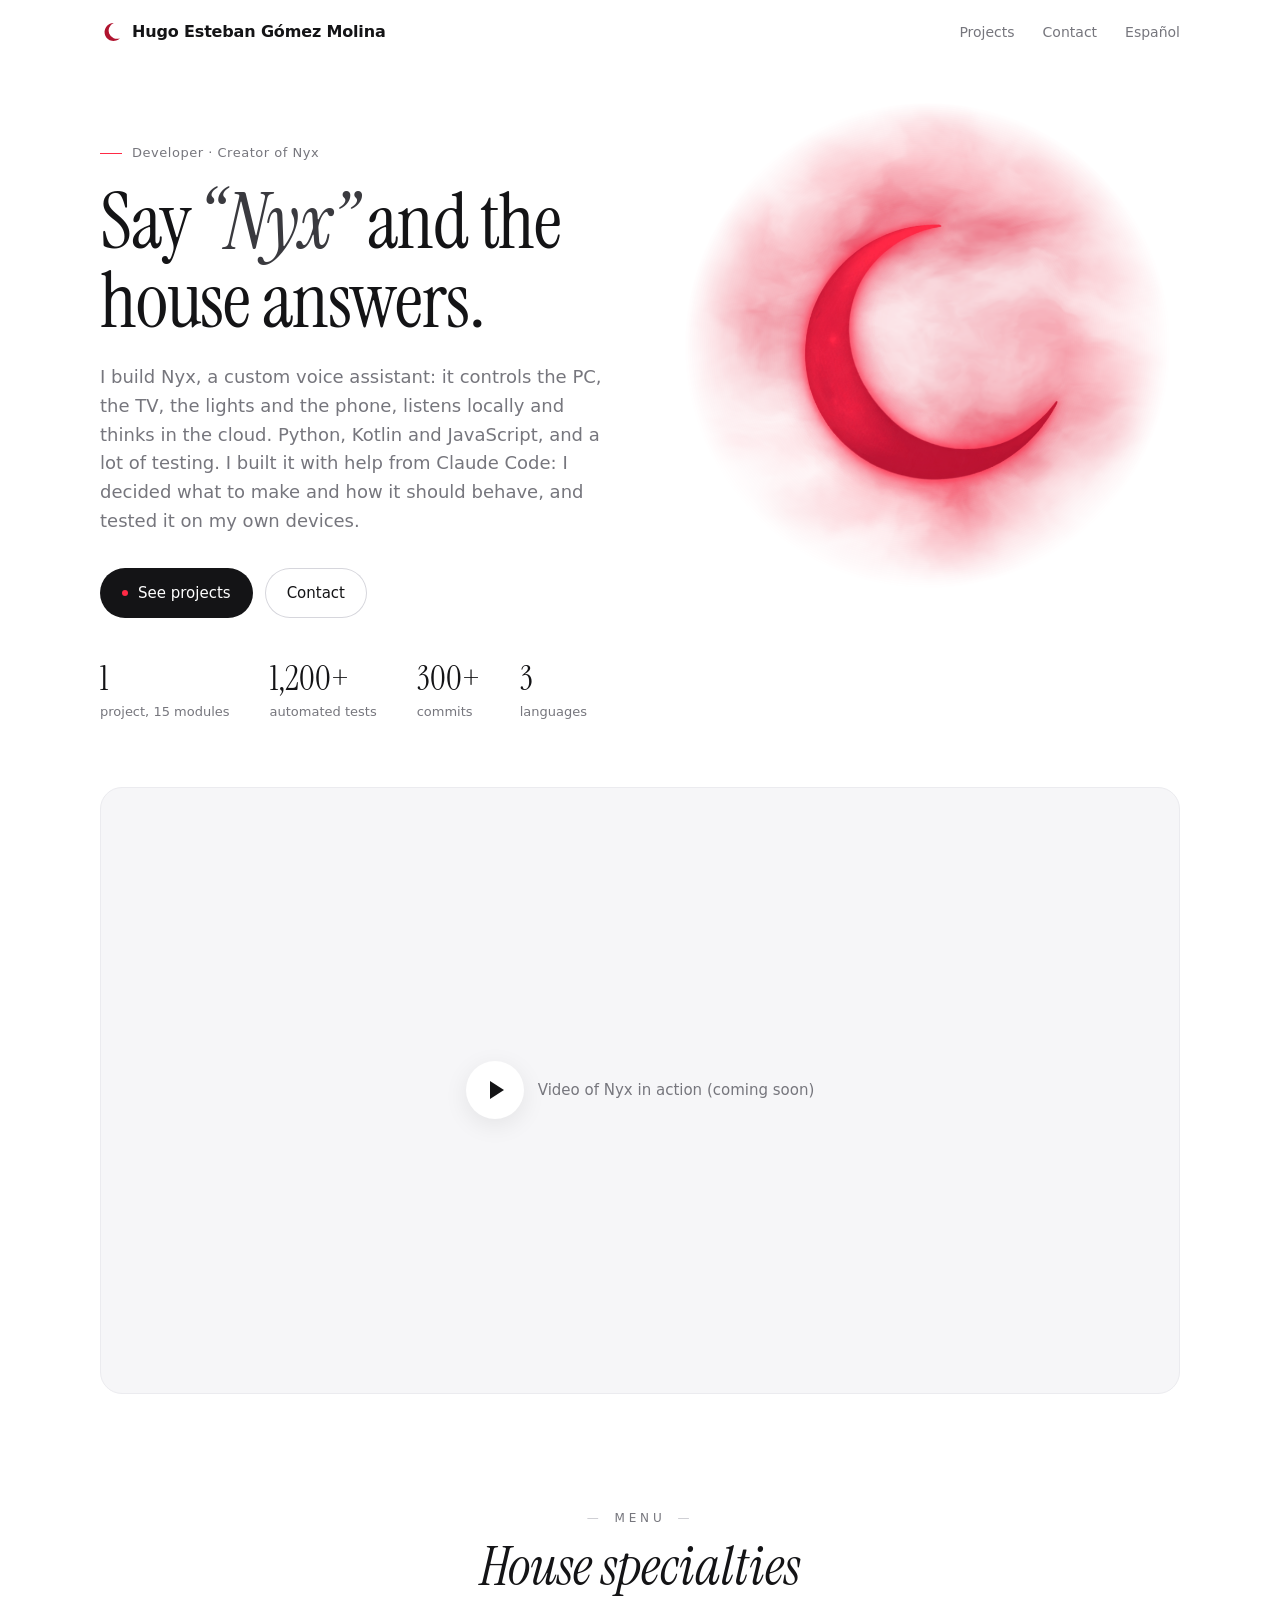
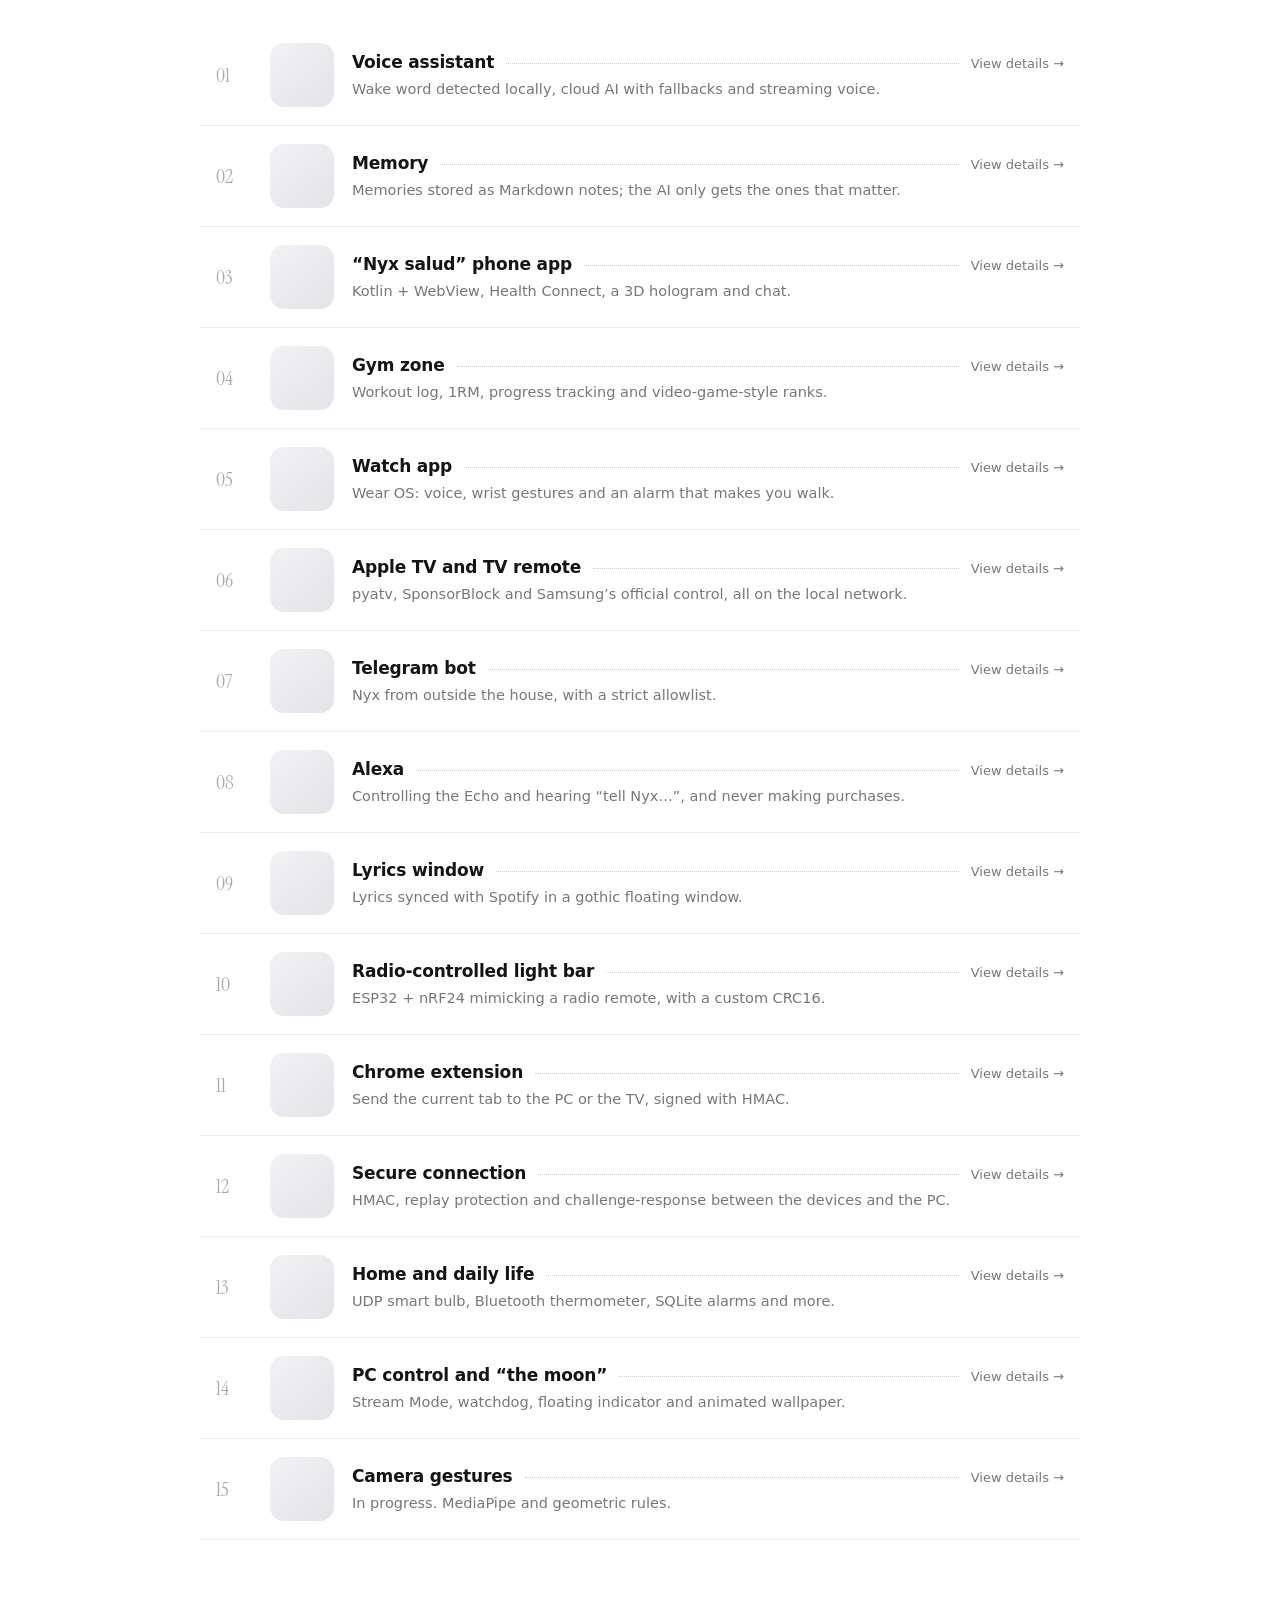
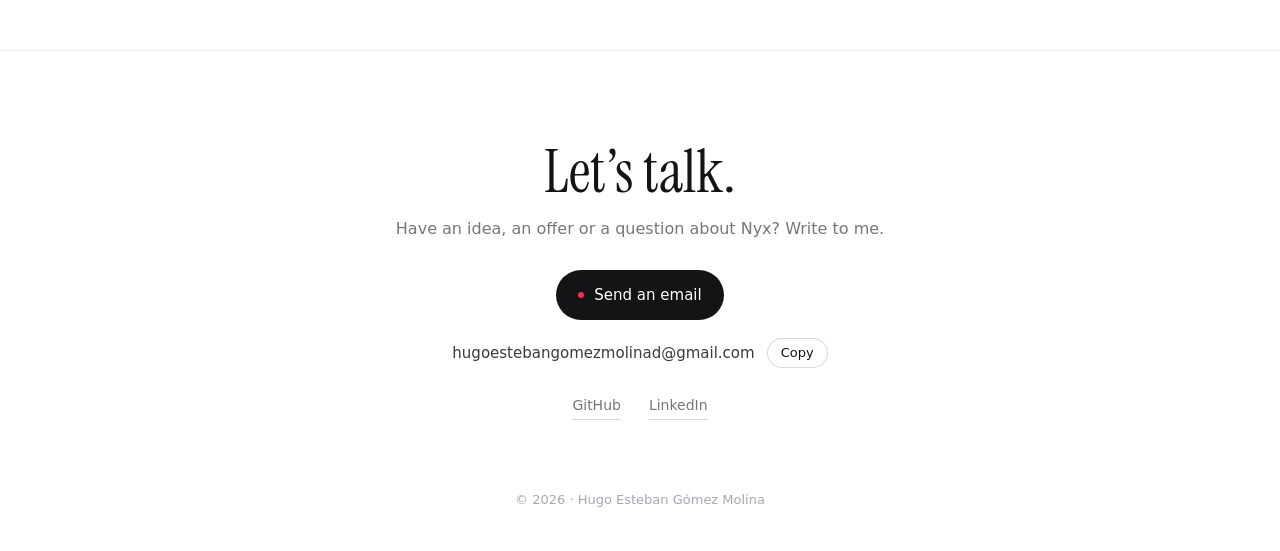
<file: index.html>
<!doctype html>
<html lang="es">
<head>
<meta charset="utf-8">
<meta name="viewport" content="width=device-width, initial-scale=1">
<title data-i18n="titulo">Hugo Esteban Gómez Molina · Programador</title>
<meta name="description" data-i18n-meta="meta" content="Portafolio de Hugo Esteban Gómez Molina, programador y creador de Nyx, un asistente de voz hecho a medida.">
<link rel="icon" href="assets/luna.svg" type="image/svg+xml">
<link rel="preconnect" href="https://fonts.googleapis.com"><link rel="preconnect" href="https://fonts.gstatic.com" crossorigin>
<link href="https://fonts.googleapis.com/css2?family=Instrument+Serif:ital@0;1&display=swap" rel="stylesheet">
<link rel="stylesheet" href="assets/estilos.css">
</head>
<body>
<header class="cabecera"><nav class="wrap">
  <a class="logo" href="./"><svg viewBox="0 0 64 64" aria-hidden="true"><path d="M40 6a26 26 0 1 0 18 44A22 22 0 0 1 40 6z" fill="currentColor"/></svg>Hugo Esteban Gómez Molina</a>
  <ul>
    <li><a href="#proyectos" data-i18n="nav.proyectos">Proyectos</a></li>
    <li><a href="#contacto" data-i18n="nav.contacto">Contacto</a></li>
    <li><button class="idioma" type="button" data-idioma="en" lang="en">English</button></li>
  </ul>
</nav></header>

<main class="wrap">
  <section class="portada">
    <div>
      <span class="eti" data-i18n="eti">Programador · Creador de Nyx</span>
      <h1 class="serif" data-i18n-html="h1">Le dices <em>«Nyx»</em> y la casa responde.</h1>
      <p class="intro"><span data-i18n="intro">Construyo Nyx, un asistente de voz hecho a medida: controla el PC, la tele, la luz y el móvil, escucha en local y piensa en la nube. Python, Kotlin y JavaScript, y mucha prueba.</span> <span data-i18n="claude">Lo he construido con ayuda de Claude Code: yo decidía qué hacer y cómo debía comportarse, y lo probaba en mis aparatos.</span></p>
      <div class="acciones"><a class="btn" href="#proyectos"><span class="punto"></span><span data-i18n="btn.proyectos">Ver proyectos</span></a><a class="btn sec" href="#contacto" data-i18n="btn.contacto">Contacto</a></div>
      <div class="cifras">
        <div><b>1</b><span data-i18n="cifra.proyecto">proyecto, 15 módulos</span></div>
        <div><b data-i18n="cifra.n.pruebas">1.200+</b><span data-i18n="cifra.pruebas">pruebas automáticas</span></div>
        <div><b>300+</b><span data-i18n="cifra.commits">commits</span></div>
        <div><b>3</b><span data-i18n="cifra.lenguajes">lenguajes</span></div>
      </div>
    </div>

    <!-- Luna (PNG generado con NovelAI y retocado) con el efecto del fondo animado de Nyx: niebla que respira + luna + brillo que late.
         Para cambiar la luna, sustituye solo assets/luna/luna.png (el brillo se hace desde ella). -->
    <div class="escena" aria-hidden="true">
      <div class="niebla"></div>
      <img class="luna-img" src="assets/luna/luna.png" alt="" width="330" height="440" decoding="async">
      <img class="brillo-img" src="assets/luna/luna.png" alt="" width="330" height="440" decoding="async">
    </div>
  </section>

  <!-- Vídeo de Nyx: cuando lo tengas, cambia el <div class="play"> por:
       <video src="assets/nyx.mp4" poster="assets/nyx.jpg" controls playsinline preload="none"></video> -->
  <div class="bloque-video"><div class="video"><div class="play"><i></i><span data-i18n="video">Vídeo de Nyx funcionando (próximamente)</span></div></div></div>

  <section class="carta" id="proyectos">
    <div class="carta-cabecera"><span class="eti" data-i18n="carta.eti">Menú</span><h2 class="serif" data-i18n="carta.titulo">Proyectos de la casa</h2></div>
    <!-- De momento solo 01 enlaza a una ficha de ejemplo. -->
    <a class="plato" href="proyectos/nyx.html"><span class="num">01</span><div class="img"></div><div><div class="linea1"><h3 data-i18n="p1.n">Asistente de voz</h3><span class="puntos"></span><span class="ver" data-i18n="ver">Ver ficha</span></div><p data-i18n="p1.d">Palabra de activación en local, IA en la nube con respaldos y voz por streaming.</p></div></a>
    <a class="plato" href="#"><span class="num">02</span><div class="img"></div><div><div class="linea1"><h3 data-i18n="p2.n">Memoria</h3><span class="puntos"></span><span class="ver" data-i18n="ver">Ver ficha</span></div><p data-i18n="p2.d">Recuerdos en notas Markdown; a la IA solo le llegan los que importan.</p></div></a>
    <a class="plato" href="#"><span class="num">03</span><div class="img"></div><div><div class="linea1"><h3 data-i18n="p3.n">App del móvil «Nyx salud»</h3><span class="puntos"></span><span class="ver" data-i18n="ver">Ver ficha</span></div><p data-i18n="p3.d">Kotlin + WebView, Health Connect, holograma 3D y chat.</p></div></a>
    <a class="plato" href="#"><span class="num">04</span><div class="img"></div><div><div class="linea1"><h3 data-i18n="p4.n">Zona del gym</h3><span class="puntos"></span><span class="ver" data-i18n="ver">Ver ficha</span></div><p data-i18n="p4.d">Registro de entrenos, 1RM, progreso y rangos tipo videojuego.</p></div></a>
    <a class="plato" href="#"><span class="num">05</span><div class="img"></div><div><div class="linea1"><h3 data-i18n="p5.n">App del reloj</h3><span class="puntos"></span><span class="ver" data-i18n="ver">Ver ficha</span></div><p data-i18n="p5.d">Wear OS: voz, gestos de muñeca y un despertador que exige andar.</p></div></a>
    <a class="plato" href="#"><span class="num">06</span><div class="img"></div><div><div class="linea1"><h3 data-i18n="p6.n">Mando del Apple TV y la tele</h3><span class="puntos"></span><span class="ver" data-i18n="ver">Ver ficha</span></div><p data-i18n="p6.d">pyatv, SponsorBlock y el control oficial de Samsung, en red local.</p></div></a>
    <a class="plato" href="#"><span class="num">07</span><div class="img"></div><div><div class="linea1"><h3 data-i18n="p7.n">Bot de Telegram</h3><span class="puntos"></span><span class="ver" data-i18n="ver">Ver ficha</span></div><p data-i18n="p7.d">Nyx desde fuera de casa, con lista blanca estricta.</p></div></a>
    <a class="plato" href="#"><span class="num">08</span><div class="img"></div><div><div class="linea1"><h3 data-i18n="p8.n">Alexa</h3><span class="puntos"></span><span class="ver" data-i18n="ver">Ver ficha</span></div><p data-i18n="p8.d">Controlar el Echo y escuchar «dile a Nyx…», sin compras nunca.</p></div></a>
    <a class="plato" href="#"><span class="num">09</span><div class="img"></div><div><div class="linea1"><h3 data-i18n="p9.n">Ventana de letras</h3><span class="puntos"></span><span class="ver" data-i18n="ver">Ver ficha</span></div><p data-i18n="p9.d">Letras sincronizadas con Spotify en una ventana gótica.</p></div></a>
    <a class="plato" href="#"><span class="num">10</span><div class="img"></div><div><div class="linea1"><h3 data-i18n="p10.n">Barra de luz por radio</h3><span class="puntos"></span><span class="ver" data-i18n="ver">Ver ficha</span></div><p data-i18n="p10.d">ESP32 + nRF24 imitando un mando de radio, con CRC16 propio.</p></div></a>
    <a class="plato" href="#"><span class="num">11</span><div class="img"></div><div><div class="linea1"><h3 data-i18n="p11.n">Extensión de Chrome</h3><span class="puntos"></span><span class="ver" data-i18n="ver">Ver ficha</span></div><p data-i18n="p11.d">Mandar la pestaña al PC o a la tele, con firma HMAC.</p></div></a>
    <a class="plato" href="#"><span class="num">12</span><div class="img"></div><div><div class="linea1"><h3 data-i18n="p12.n">Conexión segura</h3><span class="puntos"></span><span class="ver" data-i18n="ver">Ver ficha</span></div><p data-i18n="p12.d">HMAC, antirrepetición y reto-respuesta entre los aparatos y el PC.</p></div></a>
    <a class="plato" href="#"><span class="num">13</span><div class="img"></div><div><div class="linea1"><h3 data-i18n="p13.n">Casa y día a día</h3><span class="puntos"></span><span class="ver" data-i18n="ver">Ver ficha</span></div><p data-i18n="p13.d">Bombilla por UDP, termómetro Bluetooth, alarmas en SQLite y más.</p></div></a>
    <a class="plato" href="#"><span class="num">14</span><div class="img"></div><div><div class="linea1"><h3 data-i18n="p14.n">Control del PC y «la luna»</h3><span class="puntos"></span><span class="ver" data-i18n="ver">Ver ficha</span></div><p data-i18n="p14.d">Modo Stream, vigilante, indicador flotante y fondo animado.</p></div></a>
    <a class="plato" href="#"><span class="num">15</span><div class="img"></div><div><div class="linea1"><h3 data-i18n="p15.n">Gestos con la cámara</h3><span class="puntos"></span><span class="ver" data-i18n="ver">Ver ficha</span></div><p data-i18n="p15.d">En desarrollo. MediaPipe y reglas geométricas.</p></div></a>
  </section>
</main>

<section class="contacto" id="contacto"><div class="wrap">
  <h2 class="serif" data-i18n="contacto.titulo">Hablemos.</h2>
  <p data-i18n="contacto.texto">¿Tienes una idea, una oferta o una pregunta sobre Nyx? Escríbeme.</p>
  <a class="btn" href="mailto:hugoestebangomezmolinad@gmail.com"><span class="punto"></span><span data-i18n="contacto.btn">Enviar un correo</span></a>
  <!-- El correo también escrito y con botón de copiar, por si el ordenador no tiene aplicación de correo -->
  <div class="correo"><span class="correo-dir">hugoestebangomezmolinad@gmail.com</span><span class="copiar-caja"><button class="copiar" type="button" data-i18n="contacto.copiar">Copiar</button><span class="copiado" role="status" aria-live="polite"></span></span></div>
  <div class="redes"><a href="#">GitHub</a><a href="#">LinkedIn</a></div>
</div></section>
<footer class="pie" data-i18n="pie">© 2026 · Hugo Esteban Gómez Molina</footer>
<script src="assets/idioma.js"></script>
<script>
// Niebla de la luna: Vanta.js FOG (MIT, assets/lib/LICENSE-vanta.txt) sobre three.js (MIT, assets/lib/LICENSE-three.txt),
// igual que en el fondo animado de Nyx. Se carga después de la página para no retrasarla. Si el sistema pide
// "reducir movimiento", la niebla se dibuja igual pero quieta (velocidad 0) y el CSS para el latido.
"use strict";
addEventListener("load", () => {
  const escena = document.querySelector(".escena");
  if (!escena) return;
  const quieto = matchMedia("(prefers-reduced-motion: reduce)").matches;
  const cargar = src => new Promise((ok, mal) => {
    const s = document.createElement("script"); s.src = src; s.onload = ok; s.onerror = mal; document.head.appendChild(s);
  });
  cargar("assets/lib/three.min.js").then(() => cargar("assets/lib/vanta.fog.min.js")).then(() => {
    // Colores: los rojos de la página (#FF2A45 y #B0142F) sobre blanco
    VANTA.FOG({ el: ".niebla", THREE, mouseControls: false, touchControls: false, gyroControls: false, scale: .5, scaleMobile: .5,
      highlightColor: 0xd8203c, midtoneColor: 0xff5a6e, lowlightColor: 0xffc4cc, baseColor: 0xffffff, blurFactor: .5, speed: quieto ? 0 : 1.1, zoom: 1.4 });
  }).catch(() => { /* sin WebGL: se queda solo el latido */ });
  // Si la página no se ve, todo quieto
  document.addEventListener("visibilitychange", () => escena.classList.toggle("parado", document.hidden));
});

// Copiar el correo: portapapeles moderno y, si no está disponible, el método antiguo. Aviso "Copiado" en el idioma actual.
(() => {
  const boton = document.querySelector(".copiar");
  if (!boton) return;
  const dir = document.querySelector(".correo-dir");
  const aviso = document.querySelector(".copiado");
  const es = () => document.documentElement.lang === "es";
  const antiguo = texto => {
    const t = document.createElement("textarea");
    t.value = texto; t.setAttribute("readonly", ""); t.style.position = "fixed"; t.style.opacity = "0";
    document.body.appendChild(t); t.select();
    let ok = false; try { ok = document.execCommand("copy"); } catch (e) { /* nada */ }
    t.remove(); return ok;
  };
  let reloj;
  boton.addEventListener("click", async () => {
    const texto = dir.textContent.trim();
    let ok = false;
    try { await navigator.clipboard.writeText(texto); ok = true; } catch (e) { ok = antiguo(texto); }
    if (!ok) getSelection().selectAllChildren(dir);   // si no se pudo, queda seleccionado para Ctrl+C
    aviso.textContent = ok ? (es() ? "Copiado" : "Copied") : (es() ? "Pulsa Ctrl+C" : "Press Ctrl+C");
    aviso.classList.add("visto");
    clearTimeout(reloj);
    reloj = setTimeout(() => aviso.classList.remove("visto"), 2200);
  });
})();
</script>
</body>
</html>
</file>
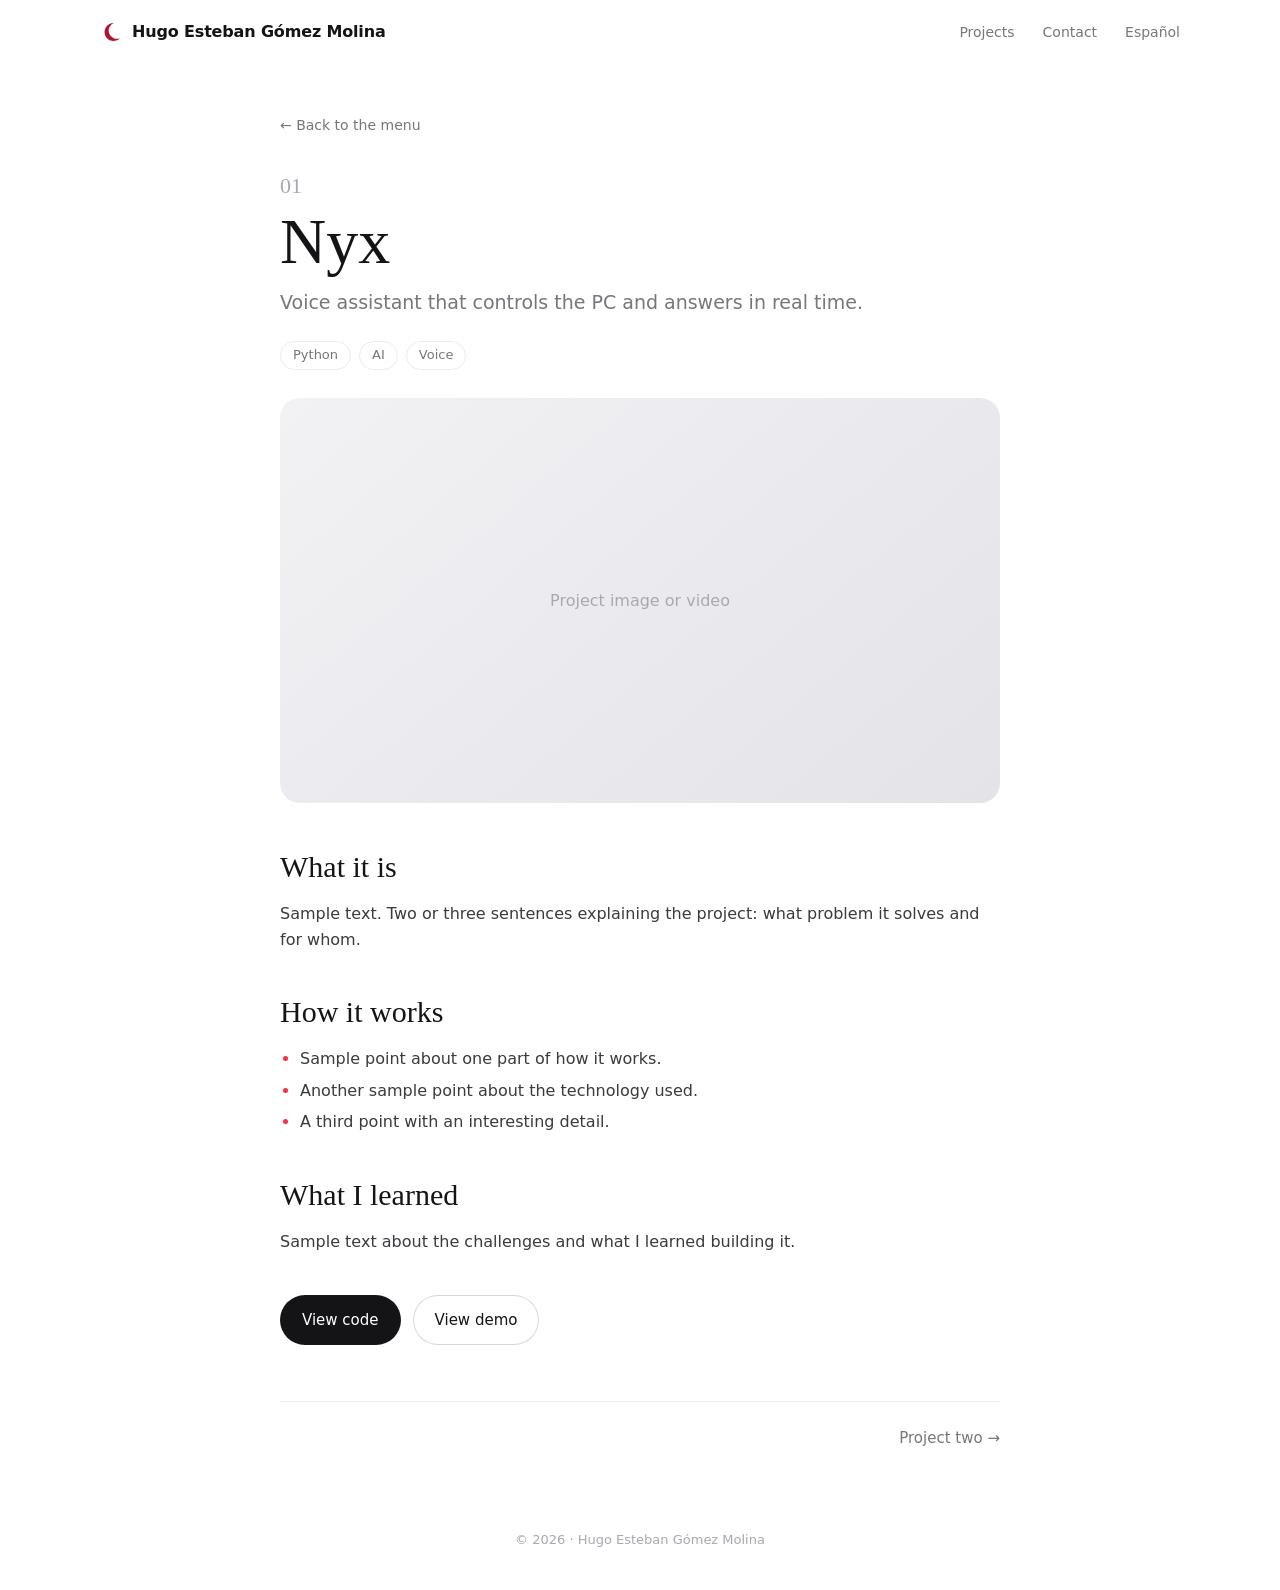
<file: proyectos/nyx.html>
<!doctype html>
<html lang="es">
<head>
<meta charset="utf-8">
<meta name="viewport" content="width=device-width, initial-scale=1">
<title data-i18n="f.t.nyx">Nyx · Hugo Esteban Gómez Molina</title>
<meta name="description" data-i18n-meta="f.nyx.resumen" content="Asistente de voz que controla el PC y responde en tiempo real.">
<link rel="icon" href="../assets/luna.svg" type="image/svg+xml">
<link rel="stylesheet" href="../assets/estilos.css">
</head>
<body>
<header class="cabecera"><nav class="wrap">
  <a class="logo" href="../"><svg viewBox="0 0 64 64" aria-hidden="true"><path d="M40 6a26 26 0 1 0 18 44A22 22 0 0 1 40 6z" fill="currentColor"/></svg>Hugo Esteban Gómez Molina</a>
  <ul>
    <li><a href="../#proyectos" data-i18n="nav.proyectos">Proyectos</a></li>
    <li><a href="../#contacto" data-i18n="nav.contacto">Contacto</a></li>
    <li><button class="idioma" type="button" data-idioma="en" lang="en">English</button></li>
  </ul>
</nav></header>

<!-- TEXTO DE EJEMPLO: se sustituirá por la ficha real. -->
<main class="ficha">
  <a class="volver" href="../#proyectos" data-i18n="f.volver">← Volver al menú</a>
  <span class="num">01</span>
  <h1 class="serif">Nyx</h1>
  <p class="resumen" data-i18n="f.nyx.resumen">Asistente de voz que controla el PC y responde en tiempo real.</p>
  <div class="etiquetas"><span>Python</span><span data-i18n="f.tag.ia">IA</span><span data-i18n="f.tag.voz">Voz</span></div>
  <div class="portada-img" data-i18n="f.img">Imagen o vídeo del proyecto</div>

  <h2 class="serif" data-i18n="f.que">Qué es</h2>
  <p data-i18n="f.que.t">Texto de ejemplo. Dos o tres frases explicando el proyecto: qué problema resuelve y para quién.</p>

  <h2 class="serif" data-i18n="f.como">Cómo funciona</h2>
  <ul>
    <li data-i18n="f.como.1">Punto de ejemplo sobre una parte del funcionamiento.</li>
    <li data-i18n="f.como.2">Otro punto de ejemplo sobre la tecnología usada.</li>
    <li data-i18n="f.como.3">Un tercer punto con algún detalle interesante.</li>
  </ul>

  <h2 class="serif" data-i18n="f.aprendi">Lo que aprendí</h2>
  <p data-i18n="f.aprendi.t">Texto de ejemplo sobre los retos y lo aprendido construyéndolo.</p>

  <div class="acciones"><a class="btn" href="#" data-i18n="f.codigo">Ver código</a><a class="btn sec" href="#" data-i18n="f.demo">Ver demo</a></div>

  <nav class="siguiente"><span></span><a href="proyecto-dos.html" data-i18n="f.sig.dos">Proyecto dos →</a></nav>
</main>
<footer class="pie" data-i18n="pie">© 2026 · Hugo Esteban Gómez Molina</footer>
<script src="../assets/idioma.js"></script>
</body>
</html>
</file>
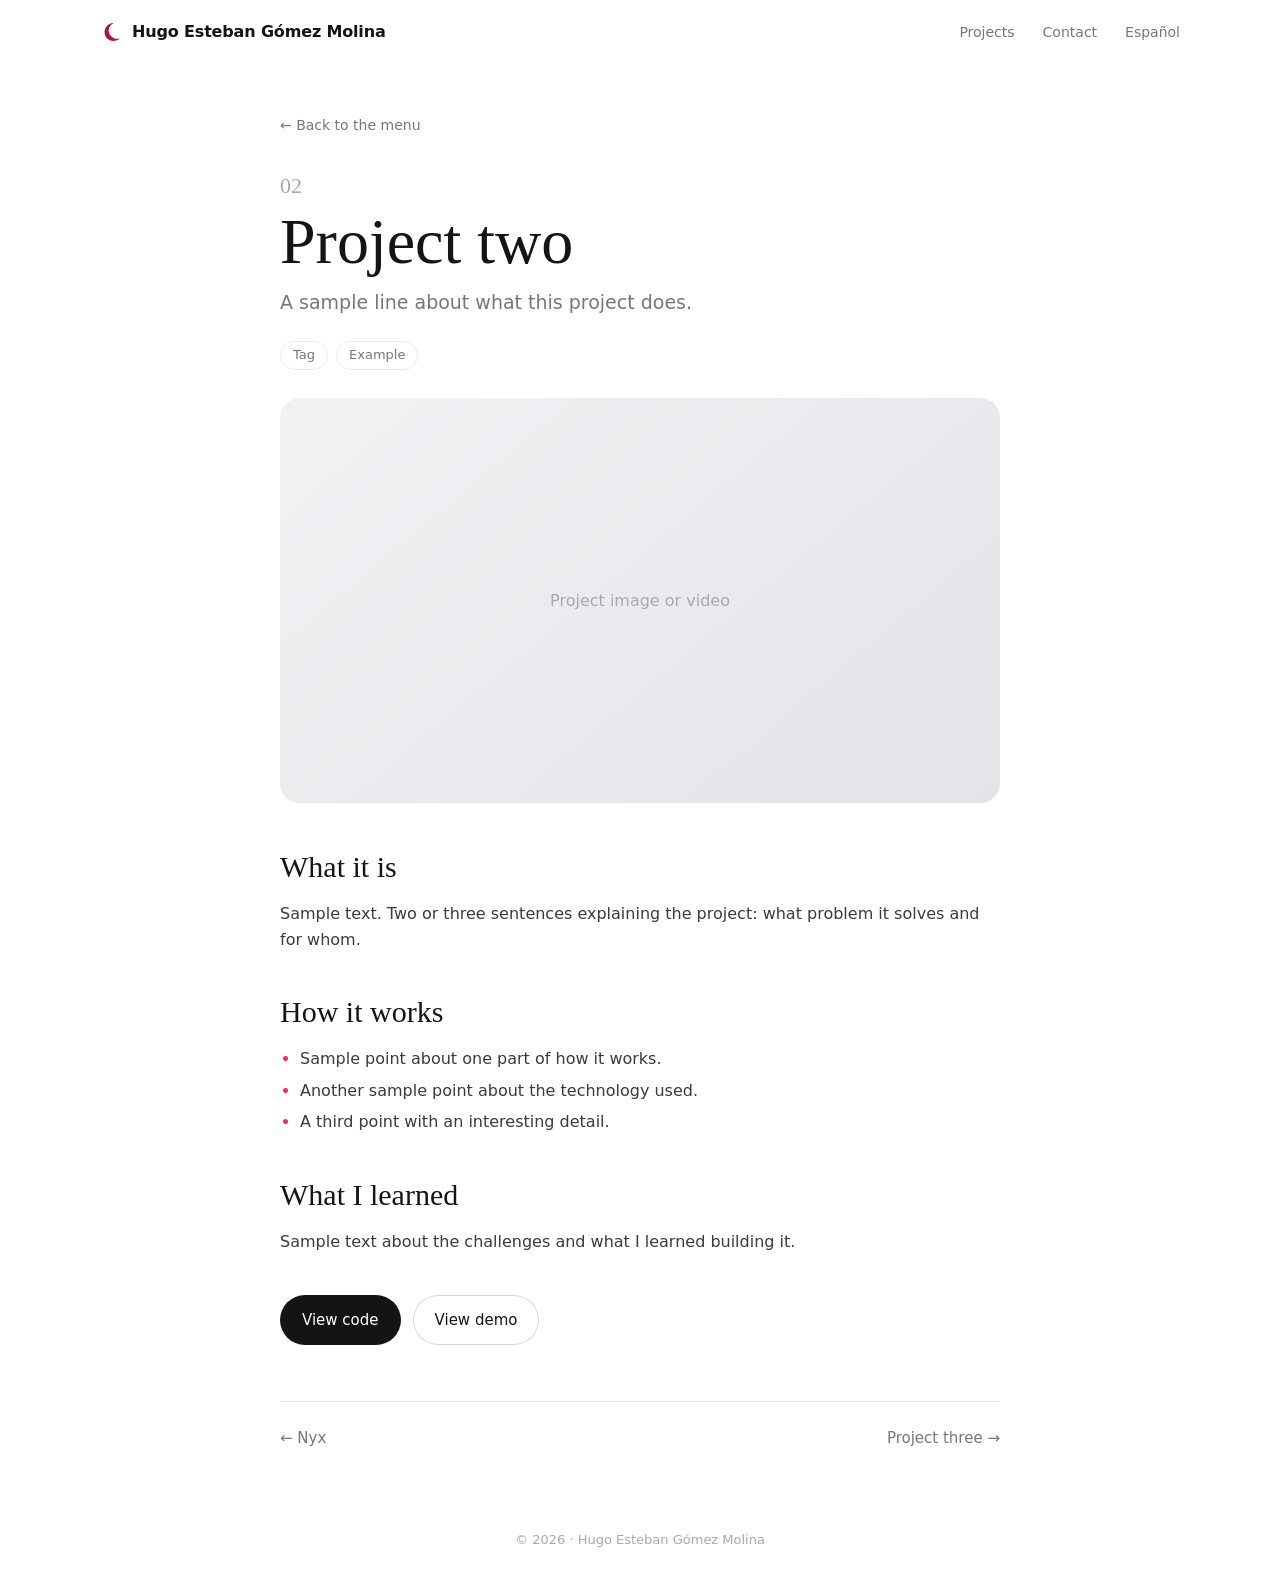
<file: proyectos/proyecto-dos.html>
<!doctype html>
<html lang="es">
<head>
<meta charset="utf-8">
<meta name="viewport" content="width=device-width, initial-scale=1">
<title data-i18n="f.t.dos">Proyecto dos · Hugo Esteban Gómez Molina</title>
<meta name="description" data-i18n-meta="f.resumen" content="Una línea de ejemplo sobre qué hace este proyecto.">
<link rel="icon" href="../assets/luna.svg" type="image/svg+xml">
<link rel="stylesheet" href="../assets/estilos.css">
</head>
<body>
<header class="cabecera"><nav class="wrap">
  <a class="logo" href="../"><svg viewBox="0 0 64 64" aria-hidden="true"><path d="M40 6a26 26 0 1 0 18 44A22 22 0 0 1 40 6z" fill="currentColor"/></svg>Hugo Esteban Gómez Molina</a>
  <ul>
    <li><a href="../#proyectos" data-i18n="nav.proyectos">Proyectos</a></li>
    <li><a href="../#contacto" data-i18n="nav.contacto">Contacto</a></li>
    <li><button class="idioma" type="button" data-idioma="en" lang="en">English</button></li>
  </ul>
</nav></header>

<!-- TEXTO DE EJEMPLO: se sustituirá por la ficha real. -->
<main class="ficha">
  <a class="volver" href="../#proyectos" data-i18n="f.volver">← Volver al menú</a>
  <span class="num">02</span>
  <h1 class="serif" data-i18n="f.dos">Proyecto dos</h1>
  <p class="resumen" data-i18n="f.resumen">Una línea de ejemplo sobre qué hace este proyecto.</p>
  <div class="etiquetas"><span data-i18n="f.tag.etiqueta">Etiqueta</span><span data-i18n="f.tag.ejemplo">Ejemplo</span></div>
  <div class="portada-img" data-i18n="f.img">Imagen o vídeo del proyecto</div>

  <h2 class="serif" data-i18n="f.que">Qué es</h2>
  <p data-i18n="f.que.t">Texto de ejemplo. Dos o tres frases explicando el proyecto: qué problema resuelve y para quién.</p>

  <h2 class="serif" data-i18n="f.como">Cómo funciona</h2>
  <ul>
    <li data-i18n="f.como.1">Punto de ejemplo sobre una parte del funcionamiento.</li>
    <li data-i18n="f.como.2">Otro punto de ejemplo sobre la tecnología usada.</li>
    <li data-i18n="f.como.3">Un tercer punto con algún detalle interesante.</li>
  </ul>

  <h2 class="serif" data-i18n="f.aprendi">Lo que aprendí</h2>
  <p data-i18n="f.aprendi.t">Texto de ejemplo sobre los retos y lo aprendido construyéndolo.</p>

  <div class="acciones"><a class="btn" href="#" data-i18n="f.codigo">Ver código</a><a class="btn sec" href="#" data-i18n="f.demo">Ver demo</a></div>

  <nav class="siguiente"><a href="nyx.html" data-i18n="f.ant.nyx">← Nyx</a><a href="proyecto-tres.html" data-i18n="f.sig.tres">Proyecto tres →</a></nav>
</main>
<footer class="pie" data-i18n="pie">© 2026 · Hugo Esteban Gómez Molina</footer>
<script src="../assets/idioma.js"></script>
</body>
</html>
</file>
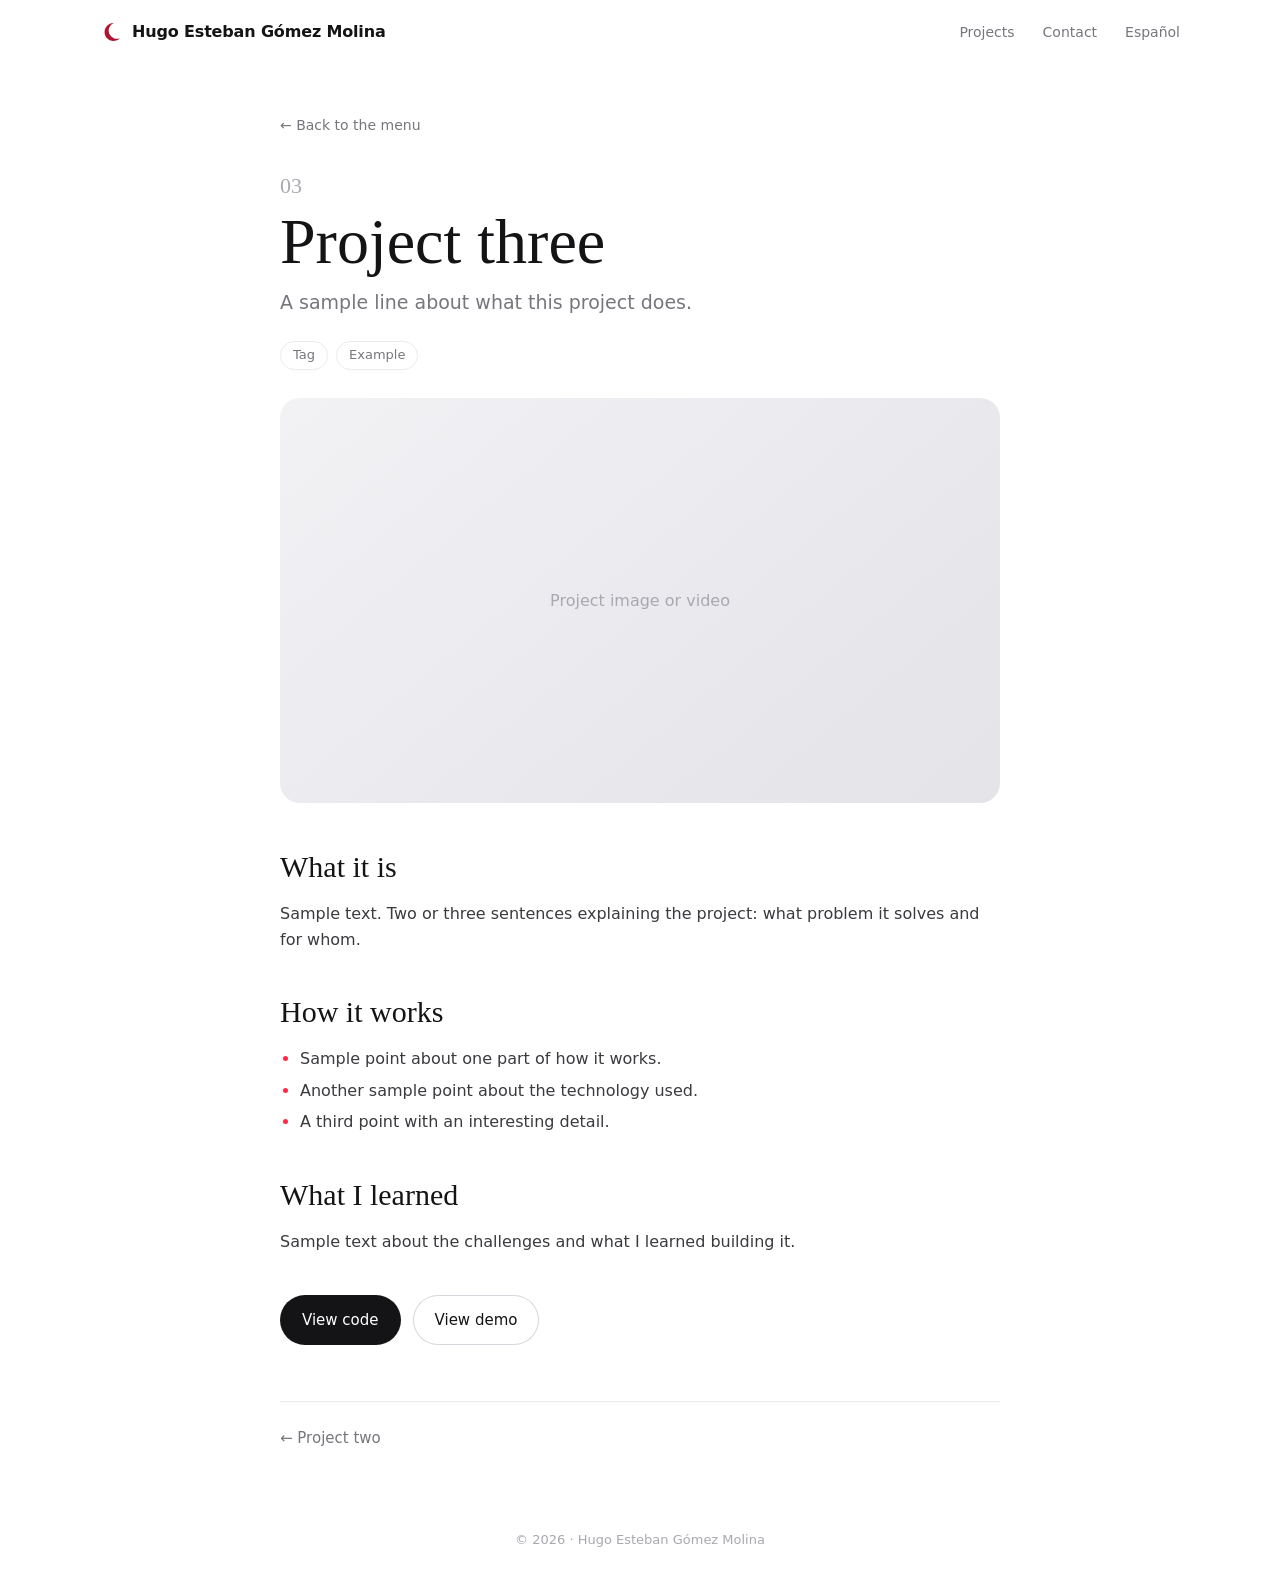
<file: proyectos/proyecto-tres.html>
<!doctype html>
<html lang="es">
<head>
<meta charset="utf-8">
<meta name="viewport" content="width=device-width, initial-scale=1">
<title data-i18n="f.t.tres">Proyecto tres · Hugo Esteban Gómez Molina</title>
<meta name="description" data-i18n-meta="f.resumen" content="Una línea de ejemplo sobre qué hace este proyecto.">
<link rel="icon" href="../assets/luna.svg" type="image/svg+xml">
<link rel="stylesheet" href="../assets/estilos.css">
</head>
<body>
<header class="cabecera"><nav class="wrap">
  <a class="logo" href="../"><svg viewBox="0 0 64 64" aria-hidden="true"><path d="M40 6a26 26 0 1 0 18 44A22 22 0 0 1 40 6z" fill="currentColor"/></svg>Hugo Esteban Gómez Molina</a>
  <ul>
    <li><a href="../#proyectos" data-i18n="nav.proyectos">Proyectos</a></li>
    <li><a href="../#contacto" data-i18n="nav.contacto">Contacto</a></li>
    <li><button class="idioma" type="button" data-idioma="en" lang="en">English</button></li>
  </ul>
</nav></header>

<!-- TEXTO DE EJEMPLO: se sustituirá por la ficha real. -->
<main class="ficha">
  <a class="volver" href="../#proyectos" data-i18n="f.volver">← Volver al menú</a>
  <span class="num">03</span>
  <h1 class="serif" data-i18n="f.tres">Proyecto tres</h1>
  <p class="resumen" data-i18n="f.resumen">Una línea de ejemplo sobre qué hace este proyecto.</p>
  <div class="etiquetas"><span data-i18n="f.tag.etiqueta">Etiqueta</span><span data-i18n="f.tag.ejemplo">Ejemplo</span></div>
  <div class="portada-img" data-i18n="f.img">Imagen o vídeo del proyecto</div>

  <h2 class="serif" data-i18n="f.que">Qué es</h2>
  <p data-i18n="f.que.t">Texto de ejemplo. Dos o tres frases explicando el proyecto: qué problema resuelve y para quién.</p>

  <h2 class="serif" data-i18n="f.como">Cómo funciona</h2>
  <ul>
    <li data-i18n="f.como.1">Punto de ejemplo sobre una parte del funcionamiento.</li>
    <li data-i18n="f.como.2">Otro punto de ejemplo sobre la tecnología usada.</li>
    <li data-i18n="f.como.3">Un tercer punto con algún detalle interesante.</li>
  </ul>

  <h2 class="serif" data-i18n="f.aprendi">Lo que aprendí</h2>
  <p data-i18n="f.aprendi.t">Texto de ejemplo sobre los retos y lo aprendido construyéndolo.</p>

  <div class="acciones"><a class="btn" href="#" data-i18n="f.codigo">Ver código</a><a class="btn sec" href="#" data-i18n="f.demo">Ver demo</a></div>

  <nav class="siguiente"><a href="proyecto-dos.html" data-i18n="f.ant.dos">← Proyecto dos</a><span></span></nav>
</main>
<footer class="pie" data-i18n="pie">© 2026 · Hugo Esteban Gómez Molina</footer>
<script src="../assets/idioma.js"></script>
</body>
</html>
</file>
<file: assets/estilos.css>
/* ==== Colores. El rojo solo para detalles: nunca en textos ni botones ==== */
:root {
  --nyx: #FF2A45;          /* Rojo de Nyx principal: detalles (halo, brillo, puntos) */
  --nyx-oscuro: #B0142F;   /* Rojo de Nyx oscuro: la luna (logo y favicon) */
  --tinta: #141416;
  --texto: #3a3a3f;
  --gris: #76767d;
  --linea: #ebebef;
  --suave: #f6f6f8;
  --fondo: #ffffff;
  --serif: "Instrument Serif", Georgia, "Times New Roman", serif;
}
* { box-sizing: border-box; margin: 0; padding: 0; }
html { scroll-behavior: smooth; }
body { background: var(--fondo); color: var(--tinta); font: 16px/1.6 system-ui, -apple-system, "Segoe UI", Roboto, sans-serif; -webkit-font-smoothing: antialiased; overflow-x: hidden; }
a { color: inherit; text-decoration: none; }
img, video { max-width: 100%; display: block; }
.wrap { max-width: 1120px; margin: 0 auto; padding: 0 20px; }
.serif { font-family: var(--serif); font-weight: 400; }

/* ==== Cabecera ==== */
.cabecera { position: sticky; top: 0; z-index: 20; background: rgba(255,255,255,.82); backdrop-filter: saturate(1.4) blur(12px); -webkit-backdrop-filter: saturate(1.4) blur(12px); }
.cabecera nav { display: flex; align-items: center; justify-content: space-between; height: 64px; }
.logo { display: flex; align-items: center; gap: 10px; font-weight: 600; letter-spacing: -.01em; }
.logo svg { width: 22px; height: 22px; flex: none; color: var(--nyx-oscuro); }
.cabecera ul { display: flex; gap: 28px; list-style: none; font-size: 14px; }
.cabecera ul a { color: var(--gris); transition: color .2s; }
.cabecera ul a:hover { color: var(--tinta); }
/* Selector de idioma: discreto, igual que los enlaces del menú */
.idioma { background: none; border: 0; padding: 0; font: inherit; font-size: 14px; color: var(--gris); cursor: pointer; transition: color .2s; }
.idioma:hover { color: var(--tinta); }
.cabecera ul { align-items: center; }

/* ==== Botones neutros: el rojo solo como punto de detalle ==== */
.btn { display: inline-flex; align-items: center; gap: 10px; background: var(--tinta); color: #fff; padding: 13px 22px; border-radius: 999px; font-weight: 500; font-size: 15px; transition: transform .2s, box-shadow .2s; }
.btn:hover { transform: translateY(-1px); box-shadow: 0 10px 24px -10px rgba(20,20,22,.45); }
.btn .punto { width: 6px; height: 6px; border-radius: 50%; background: var(--nyx); }
.btn.sec { background: transparent; color: var(--tinta); box-shadow: inset 0 0 0 1px #d6d6dc; }
.btn.sec:hover { box-shadow: inset 0 0 0 1px var(--tinta); }

/* ==== Portada "Latido" ==== */
.portada { display: grid; grid-template-columns: 1.05fr 1fr; gap: 48px; align-items: center; padding: 72px 0 64px; }
.portada .eti { display: inline-flex; align-items: center; gap: 10px; font-size: 13px; color: var(--gris); letter-spacing: .04em; }
.portada .eti::before { content: ""; width: 22px; height: 1px; background: var(--nyx); }
.portada h1 { font-size: clamp(44px, 6.4vw, 78px); line-height: 1.02; letter-spacing: -.015em; margin: 18px 0 22px; }
.portada h1 em { font-style: italic; color: var(--texto); }
.portada p.intro { color: var(--gris); font-size: 18px; max-width: 44ch; }
.acciones { display: flex; gap: 12px; flex-wrap: wrap; margin: 32px 0 44px; }

/* ==== Luna de la portada: inspirada en el fondo animado de Nyx ====
   Capas y animaciones (medidas relativas a la luna, en proporción 3:4):
   - .niebla: bruma roja de Vanta.js FOG (three.js), centrada en la luna, difuminada hacia fuera y que "respira".
   - .luna-img: assets/luna/luna.svg, luna menguante propia dibujada en SVG (3:4). Para cambiarla, sustituye ese archivo.
   - .brillo-img: la misma luna desenfocada y más encendida que late (dos golpes cada 2,6 s), hecha con CSS.
   Adaptación a fondo blanco: la niebla usa tonos claros del rojo de Nyx y el brillo
   se mezcla normal (en "screen", sobre blanco no se vería). */
.escena { position: relative; aspect-ratio: 3 / 4; width: min(360px, 70vw); justify-self: center; }
.escena > * { position: absolute; display: block; pointer-events: none; user-select: none; }
.luna-img { left: 0; top: 0; width: 100%; height: 100%; }
.brillo-img { left: 0; top: 0; width: 100%; height: 100%; opacity: .2; filter: blur(14px) saturate(1.6) brightness(1.35);
  will-change: opacity, transform; animation: latido 2.6s ease-in-out infinite; }
@keyframes latido {
  0%   { opacity: .10; transform: scale(1); }
  9%   { opacity: .46; transform: scale(1.012); }   /* primer golpe */
  17%  { opacity: .24; transform: scale(1.004); }
  26%  { opacity: .38; transform: scale(1.009); }   /* segundo golpe */
  48%  { opacity: .12; transform: scale(1); }
  100% { opacity: .10; transform: scale(1); }
}
.niebla { left: -18.48%; top: -18.64%; width: 136.36%; height: 102.27%; opacity: .8;
  -webkit-mask: radial-gradient(circle, #000 0, #000 40%, transparent 70%); mask: radial-gradient(circle, #000 0, #000 40%, transparent 70%);
  animation: respirar 2.6s ease-in-out infinite; will-change: opacity, transform; }
.niebla canvas { position: absolute !important; inset: 0; width: 100% !important; height: 100% !important; }
@keyframes respirar {   /* mismos tiempos que el latido de la luna, más marcado para que se note */
  0%   { opacity: .50; transform: scale(1); }
  9%   { opacity: 1;   transform: scale(1.045); }   /* primer golpe */
  17%  { opacity: .70; transform: scale(1.015); }
  26%  { opacity: .90; transform: scale(1.035); }   /* segundo golpe */
  48%  { opacity: .54; transform: scale(1.002); }
  100% { opacity: .50; transform: scale(1); }
}
/* Si la página no se ve, todo quieto */
.parado .brillo-img, .parado .niebla { animation-play-state: paused; }

/* Cifras */
.cifras { display: flex; gap: 40px; flex-wrap: wrap; }
.cifras div { display: flex; flex-direction: column; }
.cifras b { font-family: var(--serif); font-weight: 400; font-size: 34px; line-height: 1; }
.cifras span { font-size: 13px; color: var(--gris); margin-top: 6px; }

/* ==== Vídeo ==== */
.bloque-video { margin-bottom: 110px; }
.video { position: relative; aspect-ratio: 16 / 9; border-radius: 22px; overflow: hidden; background: var(--suave); border: 1px solid var(--linea); display: grid; place-items: center; color: var(--gris); font-size: 15px; }
.video .play { display: flex; align-items: center; gap: 14px; padding: 0 16px; text-align: center; }
.video .play i { flex: none; width: 58px; height: 58px; border-radius: 50%; background: #fff; display: grid; place-items: center; box-shadow: 0 6px 24px rgba(0,0,0,.08); }
.video .play i::before { content: ""; border-left: 14px solid var(--tinta); border-top: 9px solid transparent; border-bottom: 9px solid transparent; margin-left: 4px; }
.video video { width: 100%; height: 100%; object-fit: cover; }

/* ==== Carta de proyectos ==== */
.carta { max-width: 880px; margin: 0 auto 110px; }
.carta-cabecera { text-align: center; margin-bottom: 28px; }
.carta-cabecera .eti { font-size: 12px; letter-spacing: .32em; text-transform: uppercase; color: var(--gris); }
.carta-cabecera .eti::before, .carta-cabecera .eti::after { content: "—"; margin: 0 12px; color: #c9c9cf; }
.carta-cabecera h2 { font-size: clamp(38px, 6vw, 54px); line-height: 1.1; margin-top: 8px; font-style: italic; }
.plato { position: relative; display: grid; grid-template-columns: 36px 64px 1fr; gap: 18px; align-items: center; padding: 18px 16px; border-bottom: 1px solid var(--linea); transition: background .25s; }
.plato::before { content: ""; position: absolute; left: 0; top: 50%; width: 2px; height: 0; background: var(--nyx); transform: translateY(-50%); transition: height .25s; }
.plato:hover { background: var(--suave); }
.plato:hover::before { height: 46%; }
.plato .num { font-family: var(--serif); font-size: 20px; color: #a8a8b0; }
.plato .img { width: 64px; height: 64px; border-radius: 14px; overflow: hidden; background: linear-gradient(140deg, #f2f2f5, #e3e3e8); }
.plato .img img { width: 100%; height: 100%; object-fit: cover; }
.linea1 { display: flex; align-items: baseline; gap: 12px; }
.linea1 h3 { font-size: 17px; font-weight: 600; letter-spacing: -.01em; white-space: nowrap; }
.linea1 .puntos { flex: 1; border-bottom: 1px dotted #cfcfd6; transform: translateY(-4px); }
.linea1 .ver { font-size: 13px; color: var(--gris); white-space: nowrap; transition: color .2s; }
.linea1 .ver::after { content: " →"; }
.plato:hover .ver { color: var(--tinta); }
.plato p { color: var(--gris); font-size: 14.5px; margin-top: 2px; }

/* ==== Contacto ==== */
.contacto { text-align: center; padding: 90px 0 70px; border-top: 1px solid var(--linea); }
.contacto h2 { font-size: clamp(40px, 6vw, 60px); line-height: 1.05; }
.contacto p { color: var(--gris); margin: 12px 0 28px; }
/* Correo visible + copiar (por si el ordenador no tiene app de correo) */
.correo { display: flex; flex-wrap: wrap; align-items: center; justify-content: center; gap: 8px 12px; margin-top: 18px; font-size: 15px; }
.correo-dir { color: var(--texto); user-select: all; overflow-wrap: anywhere; }
.copiar { background: transparent; border: 0; box-shadow: inset 0 0 0 1px #d6d6dc; border-radius: 999px; padding: 5px 14px; font: inherit; font-size: 13px; color: var(--tinta); cursor: pointer; transition: box-shadow .2s; }
.copiar:hover, .copiar:focus-visible { box-shadow: inset 0 0 0 1px var(--tinta); outline: none; }
.copiar-caja { position: relative; display: inline-flex; }
/* El aviso flota al lado del botón sin ocupar sitio, para que la línea quede centrada */
.copiado { position: absolute; left: calc(100% + 10px); top: 50%; transform: translateY(-50%); display: inline-flex; align-items: center; gap: 6px; white-space: nowrap; font-size: 13px; color: var(--gris); opacity: 0; transition: opacity .2s; pointer-events: none; }
@media (max-width: 520px) { .copiado { left: 50%; top: calc(100% + 6px); transform: translateX(-50%); } }
.copiado::before { content: ""; width: 6px; height: 6px; border-radius: 50%; background: var(--nyx); }
.copiado.visto { opacity: 1; }
.redes { display: flex; gap: 28px; justify-content: center; margin-top: 26px; font-size: 14px; }
.redes a { color: var(--gris); border-bottom: 1px solid #d6d6dc; padding-bottom: 2px; transition: color .2s, border-color .2s; }
.redes a:hover { color: var(--tinta); border-color: var(--tinta); }
.pie { text-align: center; color: #a8a8b0; font-size: 13px; padding: 0 0 40px; }

/* ==== Ficha de proyecto ==== */
.ficha { max-width: 760px; margin: 0 auto; padding: 48px 20px 80px; }
.volver { display: inline-block; font-size: 14px; color: var(--gris); margin-bottom: 32px; transition: color .2s; }
.volver:hover { color: var(--tinta); }
.ficha .num { display: block; font-family: var(--serif); font-size: 22px; color: #a8a8b0; margin-bottom: 4px; }
.ficha h1 { font-size: clamp(40px, 7vw, 64px); line-height: 1.05; margin-bottom: 12px; }
.ficha .resumen { color: var(--gris); font-size: 19px; margin-bottom: 24px; }
.ficha .portada-img { aspect-ratio: 16 / 9; border-radius: 20px; background: linear-gradient(140deg, #f2f2f5, #e3e3e8); display: grid; place-items: center; color: #a8a8b0; margin: 28px 0 40px; overflow: hidden; }
.ficha h2 { font-size: 30px; margin: 36px 0 10px; }
.ficha p, .ficha li { color: var(--texto); }
.ficha ul { padding-left: 20px; }
.ficha li { margin-bottom: 6px; }
.ficha li::marker { color: var(--nyx); }
.etiquetas { display: flex; flex-wrap: wrap; gap: 8px; }
.etiquetas span { border: 1px solid var(--linea); border-radius: 999px; padding: 3px 12px; font-size: 13px; color: var(--gris); }
.ficha .acciones { margin: 40px 0 0; }
.siguiente { border-top: 1px solid var(--linea); margin-top: 56px; padding-top: 24px; display: flex; justify-content: space-between; gap: 16px; flex-wrap: wrap; font-size: 15px; }
.siguiente a { color: var(--gris); transition: color .2s; }
.siguiente a:hover { color: var(--tinta); }

/* ==== Móvil ==== */
@media (max-width: 860px) {
  .portada { grid-template-columns: 1fr; padding: 32px 0 48px; text-align: center; }
  .escena { grid-row: 1; width: min(250px, 62vw); margin-bottom: 8px; }
  .portada p.intro { margin: 0 auto; }
  .acciones { justify-content: center; }
  .cifras { display: grid; grid-template-columns: repeat(2, minmax(120px, auto)); justify-content: center; gap: 22px 36px; }
  .bloque-video { margin-bottom: 72px; }
}
@media (max-width: 760px) {
  .cabecera ul { gap: 16px; }
  .logo { font-size: 14px; line-height: 1.2; max-width: 150px; }   /* el nombre completo pasa a dos líneas */
  .idioma { font-size: 13px; }
  .plato { grid-template-columns: 28px 48px 1fr; gap: 12px; padding: 16px 8px; }
  .plato .img { width: 48px; height: 48px; border-radius: 10px; }
  .linea1 .puntos, .linea1 .ver { display: none; }
  .linea1 h3 { white-space: normal; }
  .cifras b { font-size: 28px; }
}
@media (prefers-reduced-motion: reduce) {
  html { scroll-behavior: auto; }
  *, *::before, *::after { animation: none !important; transition: none !important; }
}
</file>
